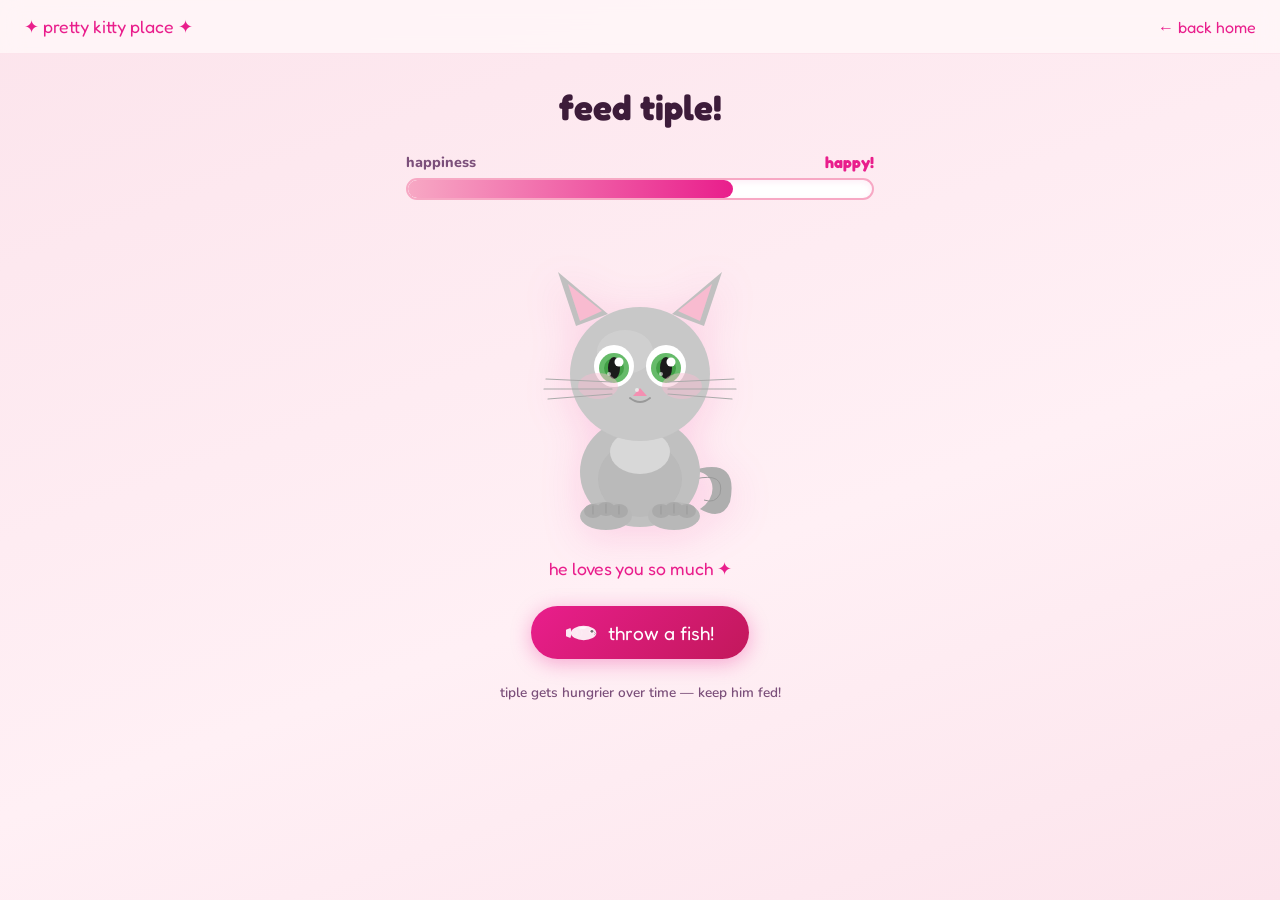
<file: game.html>
<!DOCTYPE html>
<html lang="en">
<head>
  <meta charset="UTF-8" />
  <meta name="viewport" content="width=device-width, initial-scale=1.0" />
  <title>feed tiple! · pretty kitty place</title>
  <link rel="preconnect" href="https://fonts.googleapis.com" />
  <link rel="preconnect" href="https://fonts.gstatic.com" crossorigin />
  <link href="https://fonts.googleapis.com/css2?family=Fredoka+One&family=Nunito:wght@400;600;700;800&display=swap" rel="stylesheet" />
  <style>
    :root {
      --pink:      #f7a8c4;
      --pink-light:#fce4ec;
      --pink-deep: #e91e8c;
      --dark-pink: #c2185b;
      --cream:     #fff8f9;
      --text:      #3d1c3a;
      --text-soft: #7b4f7a;
    }

    *, *::before, *::after { box-sizing: border-box; margin: 0; padding: 0; }
    html, body { height: 100%; }

    body {
      font-family: 'Nunito', sans-serif;
      background: linear-gradient(160deg, #fce4ec 0%, #fff0f5 60%, #fce4ec 100%);
      color: var(--text);
      min-height: 100vh;
      display: flex;
      flex-direction: column;
      align-items: center;
    }

    /* ── Nav ── */
    header {
      width: 100%;
      padding: 1rem 1.5rem;
      display: flex;
      justify-content: space-between;
      align-items: center;
      border-bottom: 1.5px solid var(--pink-light);
      background: rgba(255,248,249,0.8);
      backdrop-filter: blur(10px);
    }

    header a {
      font-family: 'Fredoka One', cursive;
      color: var(--pink-deep);
      text-decoration: none;
      font-size: 1rem;
    }

    header a:hover { color: var(--dark-pink); }

    .logo-text {
      font-family: 'Fredoka One', cursive;
      font-size: 1.1rem;
      color: var(--pink-deep);
    }

    /* ── Game Container ── */
    main {
      display: flex;
      flex-direction: column;
      align-items: center;
      padding: 2rem 1rem;
      gap: 1.5rem;
      width: 100%;
      max-width: 500px;
    }

    h1 {
      font-family: 'Fredoka One', cursive;
      font-size: 2.2rem;
      color: var(--text);
    }

    /* ── Happiness Meter ── */
    .meter-wrap {
      width: 100%;
      display: flex;
      flex-direction: column;
      gap: 0.4rem;
    }

    .meter-label-row {
      display: flex;
      justify-content: space-between;
      align-items: center;
      font-weight: 800;
      font-size: 0.9rem;
      color: var(--text-soft);
    }

    #mood-label {
      font-size: 1rem;
      font-family: 'Fredoka One', cursive;
      color: var(--pink-deep);
    }

    .meter-bar {
      width: 100%;
      height: 22px;
      background: white;
      border-radius: 99px;
      border: 2px solid var(--pink);
      overflow: hidden;
      box-shadow: inset 0 2px 6px rgba(233,30,140,0.08);
    }

    .meter-fill {
      height: 100%;
      border-radius: 99px;
      background: linear-gradient(90deg, var(--pink), var(--pink-deep));
      transition: width 0.5s ease, background 0.5s ease;
      width: 70%;
    }

    /* ── Tiple ── */
    .tiple-wrap {
      position: relative;
      display: flex;
      align-items: center;
      justify-content: center;
    }

    #tiple-svg {
      width: 220px;
      height: auto;
      filter: drop-shadow(0 8px 20px rgba(233,30,140,0.15));
      transition: transform 0.1s;
    }

    #tiple-svg.nom {
      animation: nom 0.4s ease;
    }

    @keyframes nom {
      0%   { transform: scale(1); }
      25%  { transform: scale(1.08) rotate(-3deg); }
      50%  { transform: scale(1.12) rotate(2deg); }
      75%  { transform: scale(1.05) rotate(-1deg); }
      100% { transform: scale(1); }
    }

    /* Sparkles */
    .sparkle {
      position: absolute;
      font-size: 1.4rem;
      pointer-events: none;
      animation: sparkle-pop 0.8s ease forwards;
      opacity: 0;
    }

    @keyframes sparkle-pop {
      0%   { opacity: 0; transform: scale(0) translateY(0); }
      40%  { opacity: 1; transform: scale(1.2) translateY(-10px); }
      100% { opacity: 0; transform: scale(0.8) translateY(-30px); }
    }

    /* ── Status Message ── */
    #status-msg {
      font-family: 'Fredoka One', cursive;
      font-size: 1.1rem;
      color: var(--pink-deep);
      min-height: 1.5rem;
      text-align: center;
      transition: opacity 0.3s;
    }

    /* ── Feed Button ── */
    #feed-btn {
      display: flex;
      align-items: center;
      gap: 0.6rem;
      background: linear-gradient(135deg, var(--pink-deep), var(--dark-pink));
      color: white;
      font-family: 'Fredoka One', cursive;
      font-size: 1.2rem;
      border: none;
      padding: 0.9rem 2.2rem;
      border-radius: 99px;
      cursor: pointer;
      box-shadow: 0 4px 20px rgba(233,30,140,0.35);
      transition: transform 0.15s, box-shadow 0.15s;
      user-select: none;
    }

    #feed-btn:hover {
      transform: translateY(-2px);
      box-shadow: 0 8px 28px rgba(233,30,140,0.45);
    }

    #feed-btn:active { transform: scale(0.96); }

    #feed-btn:disabled {
      opacity: 0.6;
      cursor: not-allowed;
      transform: none;
    }

    .fish-icon { display: flex; align-items: center; }

    /* ── Flying Fish ── */
    .flying-fish {
      position: fixed;
      pointer-events: none;
      z-index: 999;
      transform-origin: center;
    }

    /* ── Instructions ── */
    .hint {
      font-size: 0.85rem;
      color: var(--text-soft);
      font-weight: 600;
      text-align: center;
    }
  </style>
</head>
<body>

  <header>
    <div class="logo-text">✦ pretty kitty place ✦</div>
    <a href="index.html">← back home</a>
  </header>

  <main>
    <h1>feed tiple!</h1>

    <!-- Happiness Meter -->
    <div class="meter-wrap">
      <div class="meter-label-row">
        <span>happiness</span>
        <span id="mood-label">happy!</span>
      </div>
      <div class="meter-bar">
        <div class="meter-fill" id="meter-fill"></div>
      </div>
    </div>

    <!-- Tiple -->
    <div class="tiple-wrap" id="tiple-wrap">
      <svg id="tiple-svg" viewBox="0 0 220 310" fill="none" xmlns="http://www.w3.org/2000/svg">

        <!-- Tail -->
        <path d="M 158,248 Q 210,230 200,278 Q 192,298 170,285 Q 185,275 182,260 Q 178,245 158,248 Z" fill="#aeaeae"/>
        <path d="M 165,255 Q 195,248 190,270 Q 185,280 174,276" stroke="#999" stroke-width="1" fill="none"/>

        <!-- Body -->
        <ellipse cx="110" cy="248" rx="60" ry="55" fill="#c0c0c0"/>
        <!-- Body shading -->
        <ellipse cx="110" cy="255" rx="42" ry="38" fill="#b0b0b0" opacity="0.4"/>
        <!-- Chest fluff -->
        <ellipse cx="110" cy="228" rx="30" ry="22" fill="#d8d8d8"/>

        <!-- Left ear outer -->
        <polygon points="46,102 28,48 78,90" fill="#c0c0c0"/>
        <!-- Left ear inner -->
        <polygon points="50,97 38,60 72,87" fill="#f8bbd0"/>
        <!-- Right ear outer -->
        <polygon points="174,102 192,48 142,90" fill="#c0c0c0"/>
        <!-- Right ear inner -->
        <polygon points="170,97 182,60 148,87" fill="#f8bbd0"/>

        <!-- Head -->
        <ellipse cx="110" cy="150" rx="70" ry="67" fill="#c8c8c8"/>
        <!-- Head highlight -->
        <ellipse cx="95" cy="128" rx="28" ry="22" fill="#d8d8d8" opacity="0.5"/>

        <!-- Left eye white -->
        <ellipse cx="84" cy="142" rx="20" ry="21" fill="white"/>
        <!-- Left iris -->
        <circle cx="84" cy="144" r="15" fill="#66bb6a"/>
        <!-- Left iris detail -->
        <circle cx="84" cy="144" r="10" fill="#43a047"/>
        <!-- Left pupil -->
        <ellipse id="lp" cx="84" cy="144" rx="6" ry="11" fill="#1a1a1a"/>
        <!-- Left highlight 1 -->
        <circle cx="89" cy="138" r="4.5" fill="white"/>
        <!-- Left highlight 2 -->
        <circle cx="79" cy="150" r="2" fill="white" opacity="0.6"/>

        <!-- Right eye white -->
        <ellipse cx="136" cy="142" rx="20" ry="21" fill="white"/>
        <!-- Right iris -->
        <circle cx="136" cy="144" r="15" fill="#66bb6a"/>
        <!-- Right iris detail -->
        <circle cx="136" cy="144" r="10" fill="#43a047"/>
        <!-- Right pupil -->
        <ellipse id="rp" cx="136" cy="144" rx="6" ry="11" fill="#1a1a1a"/>
        <!-- Right highlight 1 -->
        <circle cx="141" cy="138" r="4.5" fill="white"/>
        <!-- Right highlight 2 -->
        <circle cx="131" cy="150" r="2" fill="white" opacity="0.6"/>

        <!-- Nose -->
        <polygon points="110,164 103,172 117,172" fill="#f48fb1"/>
        <!-- Nose shine -->
        <circle cx="107" cy="166" r="2" fill="white" opacity="0.6"/>

        <!-- Mouth -->
        <path id="mouth" d="M 103,174 Q 110,180 117,174" stroke="#999" stroke-width="2" fill="none" stroke-linecap="round"/>

        <!-- Cheeks -->
        <ellipse cx="68" cy="162" rx="20" ry="13" fill="#f8bbd0" opacity="0.45"/>
        <ellipse cx="152" cy="162" rx="20" ry="13" fill="#f8bbd0" opacity="0.45"/>

        <!-- Whiskers left -->
        <line x1="16" y1="155" x2="82" y2="158" stroke="#aaa" stroke-width="1.2" stroke-linecap="round"/>
        <line x1="14" y1="165" x2="82" y2="165" stroke="#aaa" stroke-width="1.2" stroke-linecap="round"/>
        <line x1="18" y1="175" x2="82" y2="170" stroke="#aaa" stroke-width="1.2" stroke-linecap="round"/>
        <!-- Whiskers right -->
        <line x1="204" y1="155" x2="138" y2="158" stroke="#aaa" stroke-width="1.2" stroke-linecap="round"/>
        <line x1="206" y1="165" x2="138" y2="165" stroke="#aaa" stroke-width="1.2" stroke-linecap="round"/>
        <line x1="202" y1="175" x2="138" y2="170" stroke="#aaa" stroke-width="1.2" stroke-linecap="round"/>

        <!-- Left paw -->
        <ellipse cx="76" cy="292" rx="26" ry="14" fill="#b8b8b8"/>
        <ellipse cx="63" cy="287" rx="9" ry="7" fill="#aaaaaa"/>
        <ellipse cx="76" cy="285" rx="9" ry="7" fill="#aaaaaa"/>
        <ellipse cx="89" cy="287" rx="9" ry="7" fill="#aaaaaa"/>
        <!-- Left paw toe lines -->
        <line x1="63" y1="282" x2="63" y2="290" stroke="#999" stroke-width="1" stroke-linecap="round"/>
        <line x1="76" y1="280" x2="76" y2="289" stroke="#999" stroke-width="1" stroke-linecap="round"/>
        <line x1="89" y1="282" x2="89" y2="290" stroke="#999" stroke-width="1" stroke-linecap="round"/>

        <!-- Right paw -->
        <ellipse cx="144" cy="292" rx="26" ry="14" fill="#b8b8b8"/>
        <ellipse cx="131" cy="287" rx="9" ry="7" fill="#aaaaaa"/>
        <ellipse cx="144" cy="285" rx="9" ry="7" fill="#aaaaaa"/>
        <ellipse cx="157" cy="287" rx="9" ry="7" fill="#aaaaaa"/>
        <line x1="131" y1="282" x2="131" y2="290" stroke="#999" stroke-width="1" stroke-linecap="round"/>
        <line x1="144" y1="280" x2="144" y2="289" stroke="#999" stroke-width="1" stroke-linecap="round"/>
        <line x1="157" y1="282" x2="157" y2="290" stroke="#999" stroke-width="1" stroke-linecap="round"/>

        <!-- Tear (hidden by default) -->
        <ellipse id="tear-l" cx="72" cy="175" rx="4" ry="6" fill="#aaddf7" opacity="0"/>
        <ellipse id="tear-r" cx="148" cy="175" rx="4" ry="6" fill="#aaddf7" opacity="0"/>

      </svg>
    </div>

    <!-- Status -->
    <div id="status-msg">he's waiting for a fish...</div>

    <!-- Feed Button -->
    <button id="feed-btn" onclick="throwFish()">
      <span class="fish-icon">
        <svg width="32" height="20" viewBox="0 0 58 30" fill="none">
          <path d="M8,6 L0,9 L0,21 L8,24 Q12,15 8,6 Z" fill="white" opacity="0.9"/>
          <ellipse cx="32" cy="15" rx="23" ry="13" fill="white" opacity="0.9"/>
          <path d="M22,6 Q28,2 38,5 Q32,10 22,6 Z" fill="white" opacity="0.7"/>
          <circle cx="46" cy="12" r="4" fill="white" opacity="0.5"/>
          <circle cx="47" cy="12" r="2.5" fill="#333" opacity="0.7"/>
          <path d="M52,14 Q55,16 52,18" stroke="#333" stroke-width="1.2" fill="none" stroke-linecap="round" opacity="0.5"/>
          <path d="M18,10 Q24,15 18,20" stroke="white" stroke-width="1.2" fill="none" opacity="0.4" stroke-linecap="round"/>
          <path d="M26,8 Q32,15 26,22" stroke="white" stroke-width="1.2" fill="none" opacity="0.3" stroke-linecap="round"/>
        </svg>
      </span>
      throw a fish!
    </button>

    <p class="hint">tiple gets hungrier over time — keep him fed!</p>
  </main>

  <script>
    let happiness = 70;
    let feeding = false;

    const meterFill  = document.getElementById('meter-fill');
    const moodLabel  = document.getElementById('mood-label');
    const statusMsg  = document.getElementById('status-msg');
    const tipleSvg   = document.getElementById('tiple-svg');
    const tipleWrap  = document.getElementById('tiple-wrap');
    const mouth      = document.getElementById('mouth');
    const leftPupil  = document.getElementById('lp');
    const rightPupil = document.getElementById('rp');
    const tearL      = document.getElementById('tear-l');
    const tearR      = document.getElementById('tear-r');

    const moods = [
      { min: 85, label: 'overjoyed!!',  mouth: 'M 96,172 Q 110,186 124,172', pupils: '5 8',  msg: '...he is SO happy right now 🎉', tears: 0 },
      { min: 60, label: 'happy!',       mouth: 'M 100,174 Q 110,182 120,174', pupils: '6 11', msg: 'he loves you so much ✦',          tears: 0 },
      { min: 40, label: 'content',      mouth: 'M 103,174 Q 110,178 117,174', pupils: '6 11', msg: 'he\'s okay for now...',            tears: 0 },
      { min: 20, label: 'hungry...',    mouth: 'M 103,176 Q 110,172 117,176', pupils: '5 9',  msg: 'tiple is getting hungry!',         tears: 0 },
      { min: 0,  label: 'STARVING!!',   mouth: 'M 100,178 Q 110,170 120,178', pupils: '4 7',  msg: 'feed him RIGHT NOW!! 😭',          tears: 1 },
    ];

    function updateUI() {
      const pct = Math.max(0, Math.min(100, happiness));
      meterFill.style.width = pct + '%';

      // color shifts red when low
      if (pct < 25) {
        meterFill.style.background = 'linear-gradient(90deg, #ff8a80, #e53935)';
      } else if (pct < 50) {
        meterFill.style.background = 'linear-gradient(90deg, #ffab91, #e91e8c)';
      } else {
        meterFill.style.background = 'linear-gradient(90deg, #f7a8c4, #e91e8c)';
      }

      const mood = moods.find(m => pct >= m.min);
      moodLabel.textContent  = mood.label;
      mouth.setAttribute('d', mood.mouth);
      statusMsg.textContent  = mood.msg;

      const [rx, ry] = mood.pupils.split(' ');
      leftPupil.setAttribute('rx', rx);
      leftPupil.setAttribute('ry', ry);
      rightPupil.setAttribute('rx', rx);
      rightPupil.setAttribute('ry', ry);

      tearL.setAttribute('opacity', mood.tears ? '0.85' : '0');
      tearR.setAttribute('opacity', mood.tears ? '0.85' : '0');
    }

    function spawnSparkles() {
      const emojis = ['✦', '✿', '✸', '♡'];
      for (let i = 0; i < 5; i++) {
        const s = document.createElement('div');
        s.className = 'sparkle';
        s.textContent = emojis[Math.floor(Math.random() * emojis.length)];
        s.style.color = ['#e91e8c','#f7a8c4','#c2185b','#ff80ab'][Math.floor(Math.random()*4)];
        const rect = tipleWrap.getBoundingClientRect();
        s.style.left = (rect.left + Math.random() * rect.width) + 'px';
        s.style.top  = (rect.top  + Math.random() * rect.height * 0.6) + 'px';
        s.style.animationDelay = (Math.random() * 0.3) + 's';
        document.body.appendChild(s);
        setTimeout(() => s.remove(), 1000);
      }
    }

    function makeFishSVG() {
      return `<svg width="52" height="32" viewBox="0 0 58 30" fill="none" xmlns="http://www.w3.org/2000/svg">
        <path d="M8,6 L0,9 L0,21 L8,24 Q12,15 8,6 Z" fill="#ff8f00"/>
        <ellipse cx="32" cy="15" rx="23" ry="13" fill="#ffa726"/>
        <path d="M22,6 Q28,2 38,5 Q32,10 22,6 Z" fill="#fb8c00"/>
        <path d="M18,10 Q24,15 18,20" stroke="#ff6d00" stroke-width="1.5" fill="none" stroke-linecap="round"/>
        <path d="M26,8 Q32,15 26,22" stroke="#ff6d00" stroke-width="1.5" fill="none" stroke-linecap="round"/>
        <circle cx="46" cy="12" r="4.5" fill="white"/>
        <circle cx="47" cy="12" r="2.5" fill="#1a1a1a"/>
        <circle cx="46" cy="11" r="1" fill="white"/>
        <path d="M52,13 Q55,15 52,17" stroke="#555" stroke-width="1.2" fill="none" stroke-linecap="round"/>
      </svg>`;
    }

    function throwFish() {
      if (feeding) return;
      feeding = true;
      document.getElementById('feed-btn').disabled = true;

      const btn      = document.getElementById('feed-btn');
      const svgEl    = document.getElementById('tiple-svg');
      const btnRect  = btn.getBoundingClientRect();
      const svgRect  = svgEl.getBoundingClientRect();

      // aim for Tiple's mouth (~53% down, center)
      const targetX = svgRect.left + svgRect.width * 0.5 - 26;
      const targetY = svgRect.top  + svgRect.height * 0.54;
      const startX  = btnRect.left + 10;
      const startY  = btnRect.top  + btnRect.height / 2 - 16;

      const fish = document.createElement('div');
      fish.className = 'flying-fish';
      fish.innerHTML = makeFishSVG();
      fish.style.left = startX + 'px';
      fish.style.top  = startY + 'px';
      document.body.appendChild(fish);

      fish.animate([
        { left: startX + 'px', top: startY + 'px', opacity: 1, transform: 'scale(1) rotate(0deg)' },
        { left: (startX + (targetX - startX) * 0.5) + 'px', top: (Math.min(startY, targetY) - 40) + 'px', opacity: 1, transform: 'scale(0.9) rotate(-10deg)' },
        { left: targetX + 'px', top: targetY + 'px', opacity: 0, transform: 'scale(0.3) rotate(0deg)' }
      ], { duration: 550, easing: 'ease-in', fill: 'forwards' }).onfinish = () => {
        fish.remove();

        // nom!
        tipleSvg.classList.add('nom');
        setTimeout(() => tipleSvg.classList.remove('nom'), 400);

        happiness = Math.min(100, happiness + 18);
        updateUI();

        if (happiness >= 85) spawnSparkles();

        feeding = false;
        document.getElementById('feed-btn').disabled = false;
      };
    }

    // drain over time
    setInterval(() => {
      happiness = Math.max(0, happiness - 1);
      updateUI();
    }, 4000);

    // init
    updateUI();
  </script>

</body>
</html>
</file>
